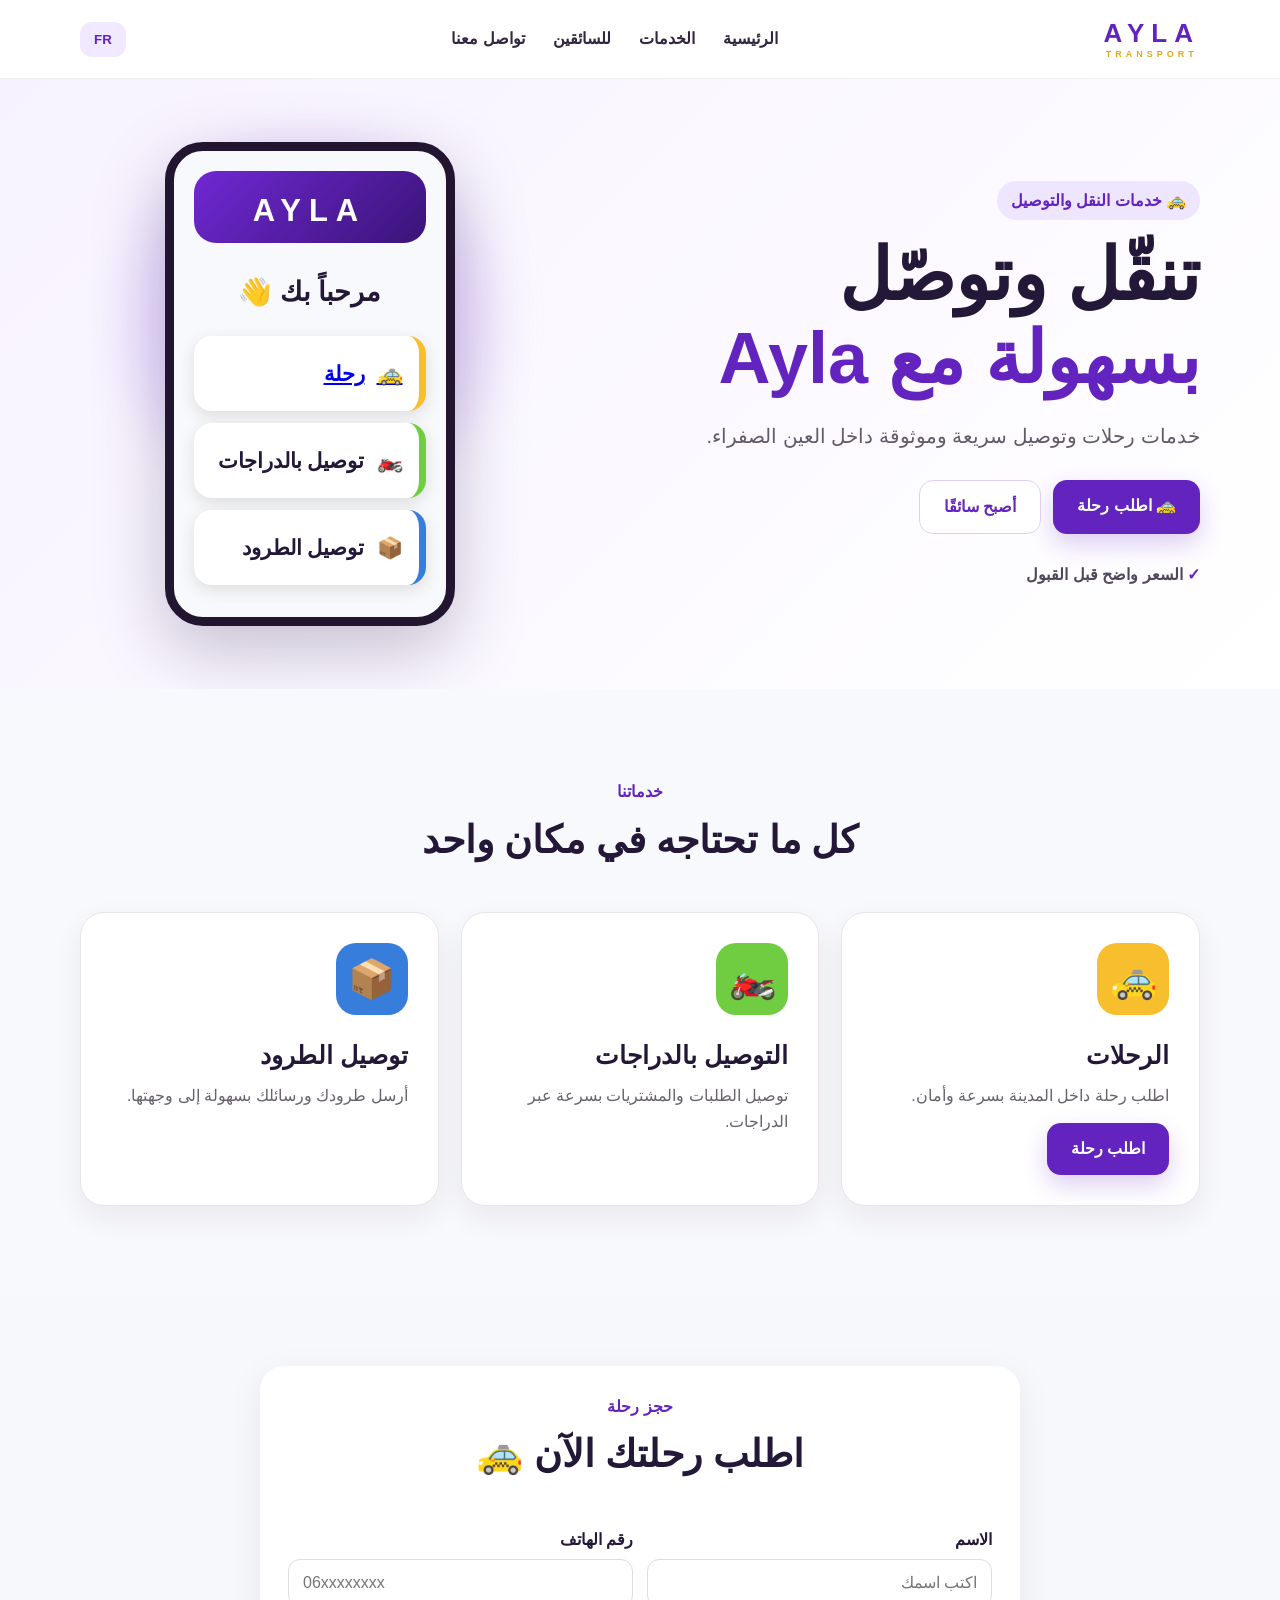
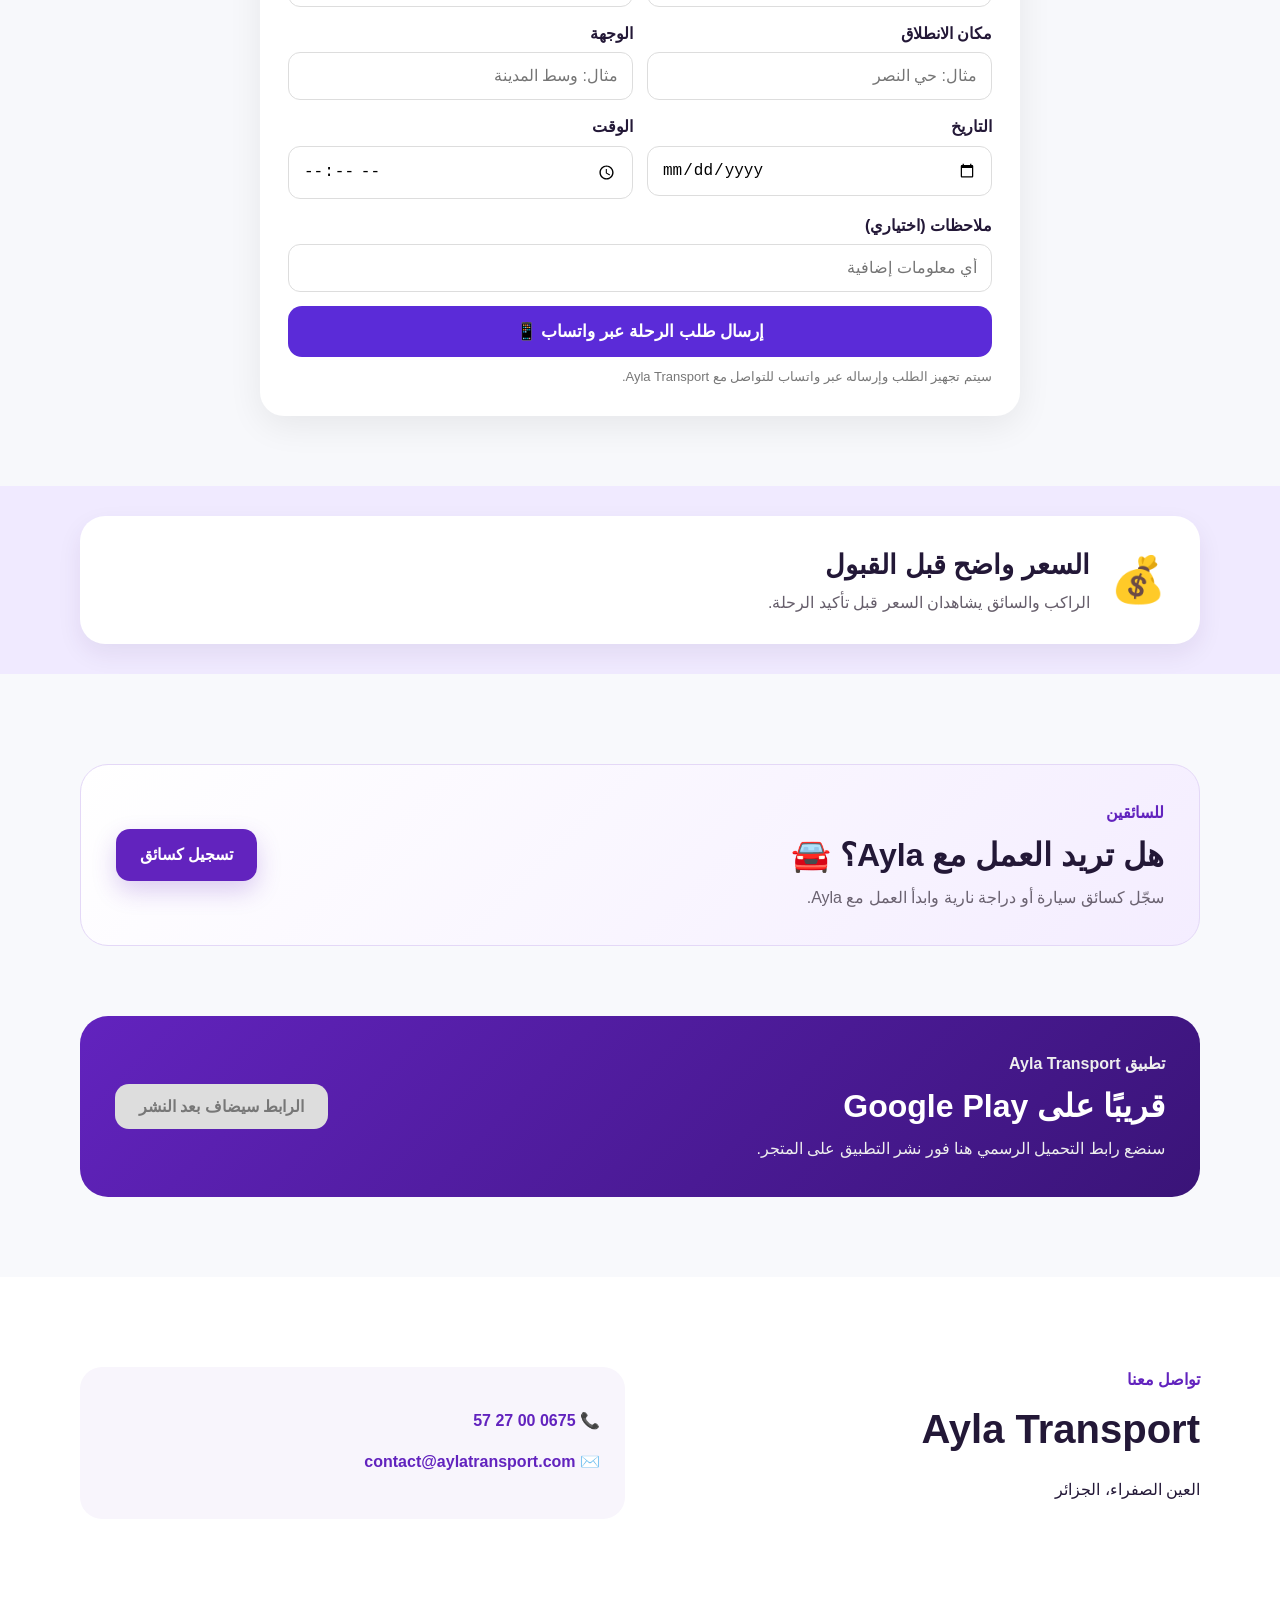
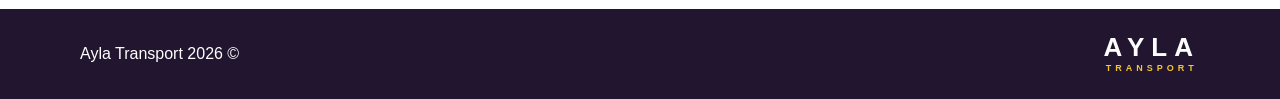
<file: index.html>
<!DOCTYPE html>
<html lang="ar" dir="rtl">
<head>
  <meta charset="UTF-8">
  <meta name="viewport" content="width=device-width, initial-scale=1.0">
  <title>Ayla Transport | النقل والتوصيل</title>
  <meta name="description" content="Ayla Transport - خدمات الرحلات والتوصيل بالدراجات وتوصيل الطرود داخل العين الصفراء.">
  <link rel="stylesheet" href="style.css">
  <style>
    .booking{background:#f7f8fb;padding:70px 0}
    .booking-box{max-width:760px;margin:auto;background:#fff;border-radius:24px;padding:28px;box-shadow:0 10px 35px #00000012}
    .booking-form{display:grid;grid-template-columns:1fr 1fr;gap:14px;margin-top:22px}
    .booking-form .full{grid-column:1/-1}
    .booking-form label{font-weight:700;display:block;margin-bottom:6px}
    .booking-form input,.booking-form select{width:100%;padding:14px;border:1px solid #ddd;border-radius:12px;font-size:16px;box-sizing:border-box}
    .booking-form button{grid-column:1/-1;border:0;border-radius:14px;padding:15px;font-size:17px;font-weight:800;cursor:pointer;background:#5b2bd8;color:#fff}
    .booking-note{font-size:13px;color:#777;margin-top:10px}
    .service-action{margin-top:14px;display:inline-block}
    .mini-card{cursor:pointer}
    @media(max-width:650px){
      .booking-form{grid-template-columns:1fr}
      .booking-form .full{grid-column:auto}
      .booking-form button{grid-column:auto}
    }
  </style>
</head>
<body>
<header class="header">
  <div class="container nav">
    <a class="logo" href="#home"><span>AYLA</span><small>TRANSPORT</small></a>
    <nav>
      <a href="#home" data-ar="الرئيسية" data-fr="Accueil">الرئيسية</a>
      <a href="#services" data-ar="الخدمات" data-fr="Services">الخدمات</a>
      <a href="#drivers" data-ar="للسائقين" data-fr="Conducteurs">للسائقين</a>
      <a href="#contact" data-ar="تواصل معنا" data-fr="Contact">تواصل معنا</a>
    </nav>
    <button id="lang" class="lang">FR</button>
  </div>
</header>

<main id="home">
  <section class="hero">
    <div class="container hero-grid">
      <div class="hero-text">
        <div class="badge" data-ar="🚕 خدمات النقل والتوصيل" data-fr="🚕 Transport & livraison">🚕 خدمات النقل والتوصيل</div>
        <h1 data-ar="تنقّل وتوصّل<br><strong>بسهولة مع Ayla</strong>" data-fr="Déplacez-vous et livrez<br><strong>avec Ayla</strong>">تنقّل وتوصّل<br><strong>بسهولة مع Ayla</strong></h1>
        <p data-ar="خدمات رحلات وتوصيل سريعة وموثوقة داخل العين الصفراء." data-fr="Des services de transport et de livraison rapides et fiables à Aïn Sefra.">خدمات رحلات وتوصيل سريعة وموثوقة داخل العين الصفراء.</p>
        <div class="actions">
          <a class="btn primary" href="#booking" data-ar="🚕 اطلب رحلة" data-fr="🚕 Commander une course">🚕 اطلب رحلة</a>
          <a class="btn secondary" href="#drivers" data-ar="أصبح سائقًا" data-fr="Devenir conducteur">أصبح سائقًا</a>
        </div>
        <div class="trust"><span>✓</span> <span data-ar="السعر واضح قبل القبول" data-fr="Prix visible avant acceptation">السعر واضح قبل القبول</span></div>
      </div>

      <div class="phone-wrap">
        <div class="glow"></div>
        <div class="phone">
          <div class="phone-top">AYLA</div>
          <div class="welcome" data-ar="مرحباً بك 👋" data-fr="Bienvenue 👋">مرحباً بك 👋</div>
          <a href="#booking" class="mini-card yellow">🚕 <span data-ar="رحلة" data-fr="Course">رحلة</span></a>
          <div class="mini-card green">🏍️ <span data-ar="توصيل بالدراجات" data-fr="Livraison à moto">توصيل بالدراجات</span></div>
          <div class="mini-card blue">📦 <span data-ar="توصيل الطرود" data-fr="Livraison de colis">توصيل الطرود</span></div>
        </div>
      </div>
    </div>
  </section>

  <section id="services" class="section">
    <div class="container">
      <div class="section-title">
        <span data-ar="خدماتنا" data-fr="Nos services">خدماتنا</span>
        <h2 data-ar="كل ما تحتاجه في مكان واحد" data-fr="Tout ce dont vous avez besoin au même endroit">كل ما تحتاجه في مكان واحد</h2>
      </div>
      <div class="cards">
        <article class="card">
          <div class="icon yellow">🚕</div>
          <h3 data-ar="الرحلات" data-fr="Courses">الرحلات</h3>
          <p data-ar="اطلب رحلة داخل المدينة بسرعة وأمان." data-fr="Demandez une course rapidement et en toute sécurité.">اطلب رحلة داخل المدينة بسرعة وأمان.</p>
          <a class="btn primary service-action" href="#booking" data-ar="اطلب رحلة" data-fr="Commander">اطلب رحلة</a>
        </article>
        <article class="card">
          <div class="icon green">🏍️</div>
          <h3 data-ar="التوصيل بالدراجات" data-fr="Livraison à moto">التوصيل بالدراجات</h3>
          <p data-ar="توصيل الطلبات والمشتريات بسرعة عبر الدراجات." data-fr="Livraison rapide de commandes et achats à moto.">توصيل الطلبات والمشتريات بسرعة عبر الدراجات.</p>
        </article>
        <article class="card">
          <div class="icon blue">📦</div>
          <h3 data-ar="توصيل الطرود" data-fr="Livraison de colis">توصيل الطرود</h3>
          <p data-ar="أرسل طرودك ورسائلك بسهولة إلى وجهتها." data-fr="Envoyez vos colis facilement à leur destination.">أرسل طرودك ورسائلك بسهولة إلى وجهتها.</p>
        </article>
      </div>
    </div>
  </section>

  <section id="booking" class="booking">
    <div class="container">
      <div class="booking-box">
        <div class="section-title">
          <span data-ar="حجز رحلة" data-fr="Réserver une course">حجز رحلة</span>
          <h2 data-ar="اطلب رحلتك الآن 🚕" data-fr="Commandez votre course 🚕">اطلب رحلتك الآن 🚕</h2>
        </div>

        <form class="booking-form" id="bookingForm">
          <div>
            <label for="name" data-ar="الاسم" data-fr="Nom">الاسم</label>
            <input id="name" required placeholder="اكتب اسمك">
          </div>
          <div>
            <label for="phone" data-ar="رقم الهاتف" data-fr="Téléphone">رقم الهاتف</label>
            <input id="phone" type="tel" required placeholder="06xxxxxxxx">
          </div>
          <div>
            <label for="pickup" data-ar="مكان الانطلاق" data-fr="Point de départ">مكان الانطلاق</label>
            <input id="pickup" required placeholder="مثال: حي النصر">
          </div>
          <div>
            <label for="destination" data-ar="الوجهة" data-fr="Destination">الوجهة</label>
            <input id="destination" required placeholder="مثال: وسط المدينة">
          </div>
          <div>
            <label for="date" data-ar="التاريخ" data-fr="Date">التاريخ</label>
            <input id="date" type="date" required>
          </div>
          <div>
            <label for="time" data-ar="الوقت" data-fr="Heure">الوقت</label>
            <input id="time" type="time" required>
          </div>
          <div class="full">
            <label for="notes" data-ar="ملاحظات (اختياري)" data-fr="Notes (facultatif)">ملاحظات (اختياري)</label>
            <input id="notes" placeholder="أي معلومات إضافية">
          </div>
          <button type="submit" data-ar="إرسال طلب الرحلة عبر واتساب 📱" data-fr="Envoyer la demande via WhatsApp 📱">إرسال طلب الرحلة عبر واتساب 📱</button>
        </form>
        <div class="booking-note" data-ar="سيتم تجهيز الطلب وإرساله عبر واتساب للتواصل مع Ayla Transport." data-fr="La demande sera préparée et envoyée via WhatsApp pour contacter Ayla Transport.">سيتم تجهيز الطلب وإرساله عبر واتساب للتواصل مع Ayla Transport.</div>
      </div>
    </div>
  </section>

  <section class="price">
    <div class="container price-box">
      <div class="price-icon">💰</div>
      <div>
        <h2 data-ar="السعر واضح قبل القبول" data-fr="Prix visible avant acceptation">السعر واضح قبل القبول</h2>
        <p data-ar="الراكب والسائق يشاهدان السعر قبل تأكيد الرحلة." data-fr="Le passager et le conducteur voient le prix avant de confirmer.">الراكب والسائق يشاهدان السعر قبل تأكيد الرحلة.</p>
      </div>
    </div>
  </section>

  <section id="drivers" class="section driver-section">
    <div class="container driver-box">
      <div>
        <span class="eyebrow" data-ar="للسائقين" data-fr="Pour les conducteurs">للسائقين</span>
        <h2 data-ar="هل تريد العمل مع Ayla؟ 🚘" data-fr="Vous voulez travailler avec Ayla ? 🚘">هل تريد العمل مع Ayla؟ 🚘</h2>
        <p data-ar="سجّل كسائق سيارة أو دراجة نارية وابدأ العمل مع Ayla." data-fr="Inscrivez-vous comme conducteur voiture ou moto et commencez avec Ayla.">سجّل كسائق سيارة أو دراجة نارية وابدأ العمل مع Ayla.</p>
      </div>
      <a class="btn primary" href="mailto:contact@aylatransport.com?subject=Ayla%20Transport%20-%20Inscription%20conducteur" data-ar="تسجيل كسائق" data-fr="Inscription conducteur">تسجيل كسائق</a>
    </div>
  </section>

  <section class="download">
    <div class="container download-box">
      <div>
        <span class="eyebrow" data-ar="تطبيق Ayla Transport" data-fr="Application Ayla Transport">تطبيق Ayla Transport</span>
        <h2 data-ar="قريبًا على Google Play" data-fr="Bientôt sur Google Play">قريبًا على Google Play</h2>
        <p data-ar="سنضع رابط التحميل الرسمي هنا فور نشر التطبيق على المتجر." data-fr="Le lien officiel sera ajouté dès la publication sur le store.">سنضع رابط التحميل الرسمي هنا فور نشر التطبيق على المتجر.</p>
      </div>
      <button class="btn disabled" disabled data-ar="الرابط سيضاف بعد النشر" data-fr="Lien ajouté après publication">الرابط سيضاف بعد النشر</button>
    </div>
  </section>

  <section id="contact" class="section contact">
    <div class="container contact-grid">
      <div>
        <span class="eyebrow" data-ar="تواصل معنا" data-fr="Contactez-nous">تواصل معنا</span>
        <h2 data-ar="Ayla Transport" data-fr="Ayla Transport">Ayla Transport</h2>
        <p data-ar="العين الصفراء، الجزائر" data-fr="Aïn Sefra, Algérie">العين الصفراء، الجزائر</p>
      </div>
      <div class="contact-card">
        <p>📞 <a href="tel:+213675002757">0675 00 27 57</a></p>
        <p>✉️ <a href="mailto:contact@aylatransport.com">contact@aylatransport.com</a></p>
      </div>
    </div>
  </section>
</main>

<footer>
  <div class="container footer">
    <div class="logo"><span>AYLA</span><small>TRANSPORT</small></div>
    <p>© <span id="year"></span> Ayla Transport</p>
  </div>
</footer>

<script src="script.js"></script>
<script>
document.getElementById('bookingForm').addEventListener('submit', function(e){
  e.preventDefault();
  const name = document.getElementById('name').value.trim();
  const phone = document.getElementById('phone').value.trim();
  const pickup = document.getElementById('pickup').value.trim();
  const destination = document.getElementById('destination').value.trim();
  const date = document.getElementById('date').value;
  const time = document.getElementById('time').value;
  const notes = document.getElementById('notes').value.trim();

  const message =
`🚕 طلب رحلة - Ayla Transport
الاسم: ${name}
الهاتف: ${phone}
من: ${pickup}
إلى: ${destination}
التاريخ: ${date}
الوقت: ${time}
ملاحظات: ${notes || 'لا توجد'}`;

  const whatsappNumber = '213675002757';
  window.open('https://wa.me/' + whatsappNumber + '?text=' + encodeURIComponent(message), '_blank');
});
</script>
</body>
</html>
</file>
<file: style.css>
*{box-sizing:border-box}html{scroll-behavior:smooth}body{margin:0;font-family:Tahoma,"Segoe UI",Arial,sans-serif;color:#231837;background:#f8f9fc;line-height:1.6}.container{width:min(1120px,92%);margin:auto}.header{position:sticky;top:0;z-index:10;background:rgba(255,255,255,.94);backdrop-filter:blur(12px);border-bottom:1px solid #eee}.nav{height:78px;display:flex;align-items:center;justify-content:space-between;gap:20px}.logo{display:flex;flex-direction:column;text-decoration:none;font-weight:900;line-height:1}.logo span{font-size:26px;letter-spacing:7px;color:#6223be}.logo small{font-size:9px;letter-spacing:4px;color:#e0aa17;text-align:center;margin-top:4px}nav{display:flex;gap:28px}nav a{text-decoration:none;color:#31263f;font-weight:700}nav a:hover{color:#6223be}.lang{border:0;border-radius:12px;background:#f0e9ff;color:#6223be;font-weight:800;padding:10px 14px;cursor:pointer}.hero{overflow:hidden;background:linear-gradient(135deg,#f7f2ff,#fff)}.hero-grid{min-height:610px;display:grid;grid-template-columns:1.15fr .85fr;align-items:center;gap:40px}.badge,.eyebrow,.section-title>span{color:#6223be;font-weight:800}.badge{display:inline-block;background:#eee5ff;border-radius:999px;padding:7px 14px;margin-bottom:14px}.hero h1{font-size:clamp(42px,6vw,72px);line-height:1.15;margin:0 0 18px}.hero h1 strong{color:#6223be}.hero p{font-size:20px;color:#625a69;max-width:650px}.actions{display:flex;gap:12px;flex-wrap:wrap;margin:28px 0}.btn{display:inline-block;padding:13px 24px;border-radius:14px;text-decoration:none;font-weight:800;border:0;font-size:16px;cursor:pointer}.primary{background:#6223be;color:#fff;box-shadow:0 10px 25px rgba(98,35,190,.22)}.secondary{background:#fff;color:#6223be;border:1px solid #ddd0f3}.disabled{background:#ddd;color:#777;cursor:not-allowed}.trust{font-weight:700;color:#51475b}.trust span:first-child{color:#6223be}.phone-wrap{display:flex;justify-content:center;position:relative}.glow{position:absolute;width:360px;height:360px;background:#dac7ff;border-radius:50%;filter:blur(25px);opacity:.55}.phone{position:relative;width:290px;min-height:480px;border:9px solid #21152f;border-radius:38px;background:#f8f9fc;box-shadow:0 25px 70px rgba(42,18,70,.25);padding:20px}.phone-top{height:72px;border-radius:22px;background:linear-gradient(135deg,#7028d3,#3a1478);color:#fff;font-size:31px;font-weight:900;letter-spacing:8px;text-align:center;padding-top:15px}.welcome{text-align:center;font-size:27px;font-weight:900;margin:28px 0 22px}.mini-card{height:75px;border-radius:18px;background:#fff;margin:12px 0;padding:16px;font-size:21px;font-weight:800;box-shadow:0 5px 16px #ddd;display:flex;align-items:center;gap:12px}.mini-card.yellow{border-right:7px solid #f7be2d}.mini-card.green{border-right:7px solid #70cd41}.mini-card.blue{border-right:7px solid #377ddc}.section{padding:90px 0}.section-title{text-align:center;margin-bottom:42px}.section-title h2{font-size:38px;margin:5px 0}.cards{display:grid;grid-template-columns:repeat(3,1fr);gap:22px}.card{background:#fff;border:1px solid #e8e5eb;border-radius:24px;padding:30px;box-shadow:0 12px 30px rgba(40,20,60,.07)}.icon{width:72px;height:72px;border-radius:20px;display:grid;place-items:center;font-size:38px;margin-bottom:20px}.icon.yellow{background:#f7be2d}.icon.green{background:#70cd41}.icon.blue{background:#377ddc}.card h3{font-size:25px;margin:0 0 8px}.card p{color:#68616e;margin:0}.price{padding:30px 0;background:#f0eaff}.price-box{background:#fff;border-radius:25px;padding:28px 34px;display:flex;align-items:center;gap:20px;box-shadow:0 10px 25px rgba(60,30,90,.08)}.price-icon{font-size:45px}.price h2{margin:0;font-size:27px}.price p{margin:3px 0 0;color:#665e6b}.driver-section{padding-bottom:45px}.driver-box,.download-box{background:linear-gradient(135deg,#fff,#f4edff);border:1px solid #e4d8f7;border-radius:28px;padding:35px;display:flex;justify-content:space-between;align-items:center;gap:25px}.driver-box h2,.download-box h2{font-size:32px;margin:4px 0}.driver-box p,.download-box p{margin:0;color:#6a6270}.download{padding:25px 0 80px}.download-box{background:linear-gradient(135deg,#6223be,#3a1478);color:#fff;border:0}.download-box .eyebrow,.download-box p{color:#eee}.contact{background:#fff}.contact-grid{display:grid;grid-template-columns:1fr 1fr;gap:30px}.contact h2{font-size:40px;margin:5px 0}.contact-card{background:#f8f5fc;border-radius:22px;padding:25px}.contact-card a{color:#6223be;text-decoration:none;font-weight:700}footer{background:#21152f;color:#fff}.footer{min-height:90px;display:flex;align-items:center;justify-content:space-between}.footer .logo span{color:#fff}.footer .logo small{color:#f5c632}@media(max-width:800px){nav{display:none}.hero-grid{grid-template-columns:1fr;padding:60px 0}.phone-wrap{order:-1}.phone{width:250px;min-height:410px}.cards,.contact-grid{grid-template-columns:1fr}.driver-box,.download-box{flex-direction:column;align-items:flex-start}.section{padding:65px 0}.hero h1{font-size:44px}.footer{flex-direction:column;justify-content:center;padding:20px 0}.price-box{align-items:flex-start}}
</file>
